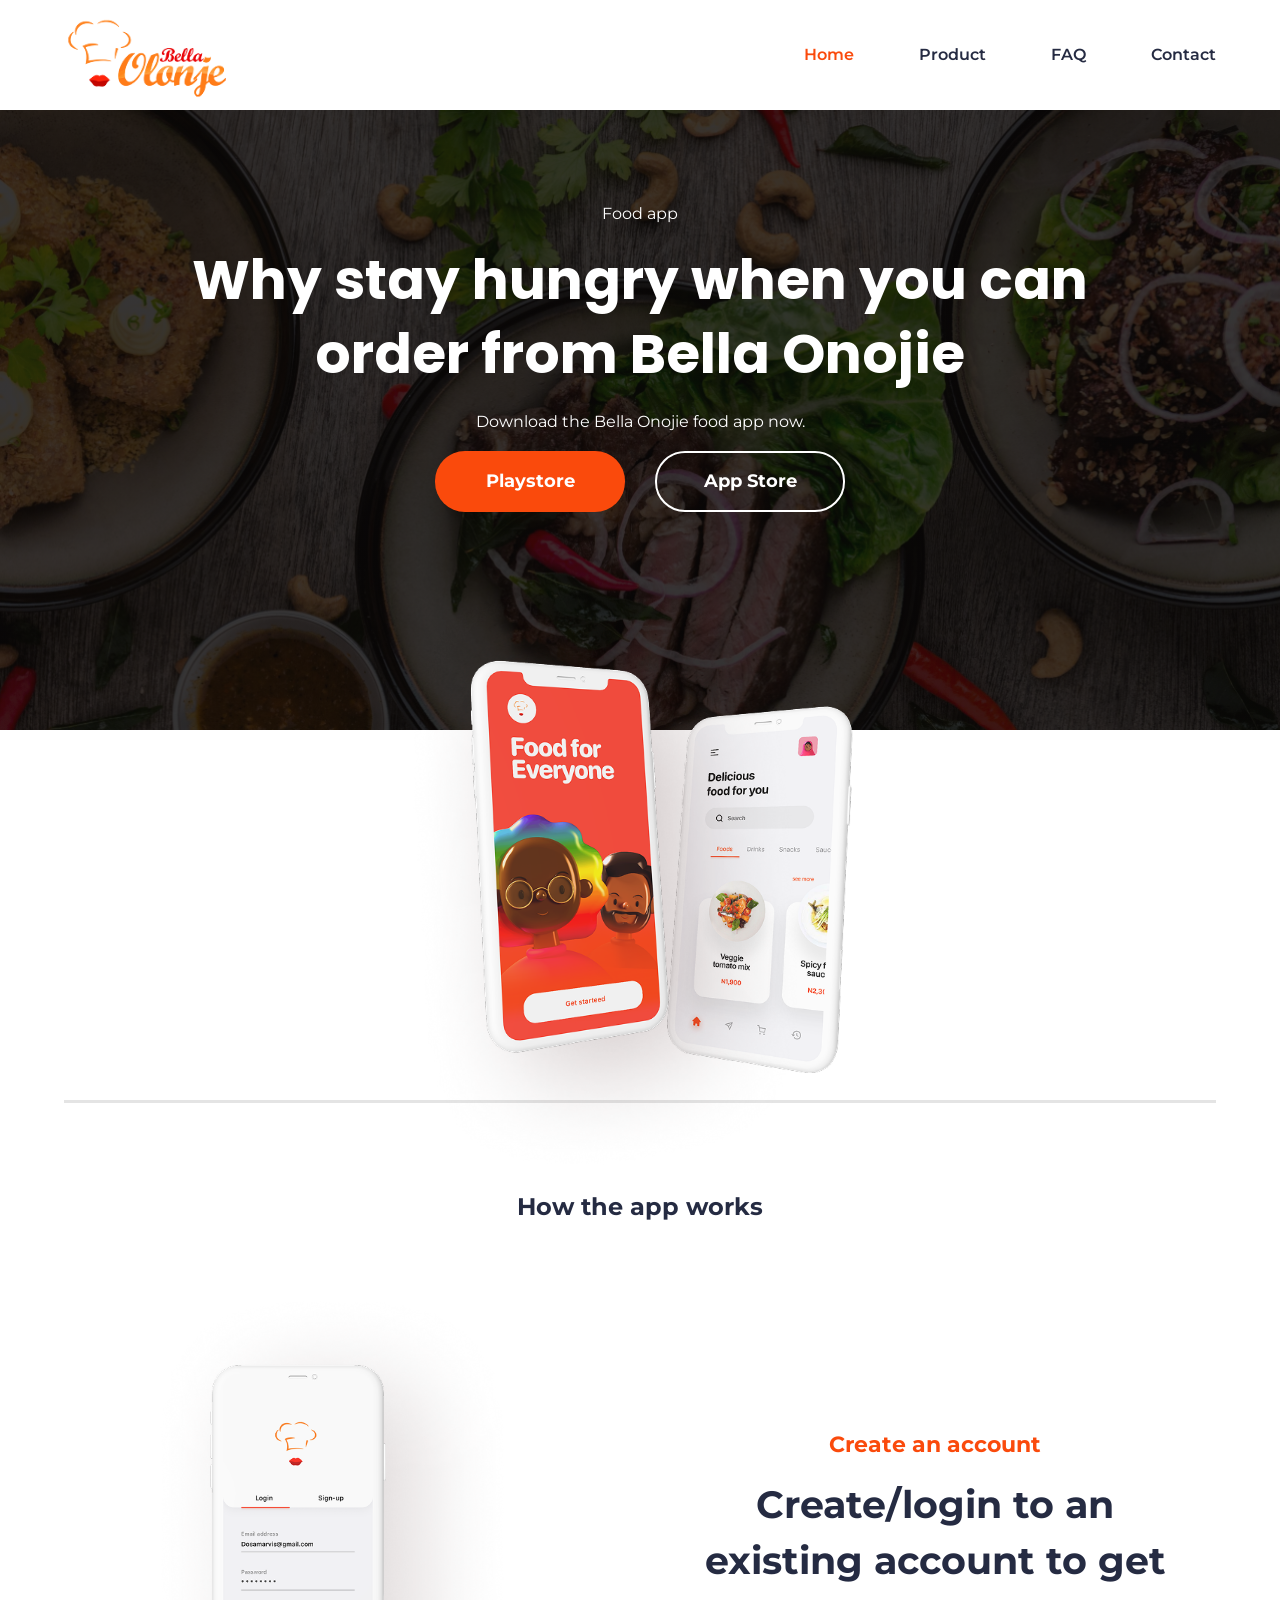
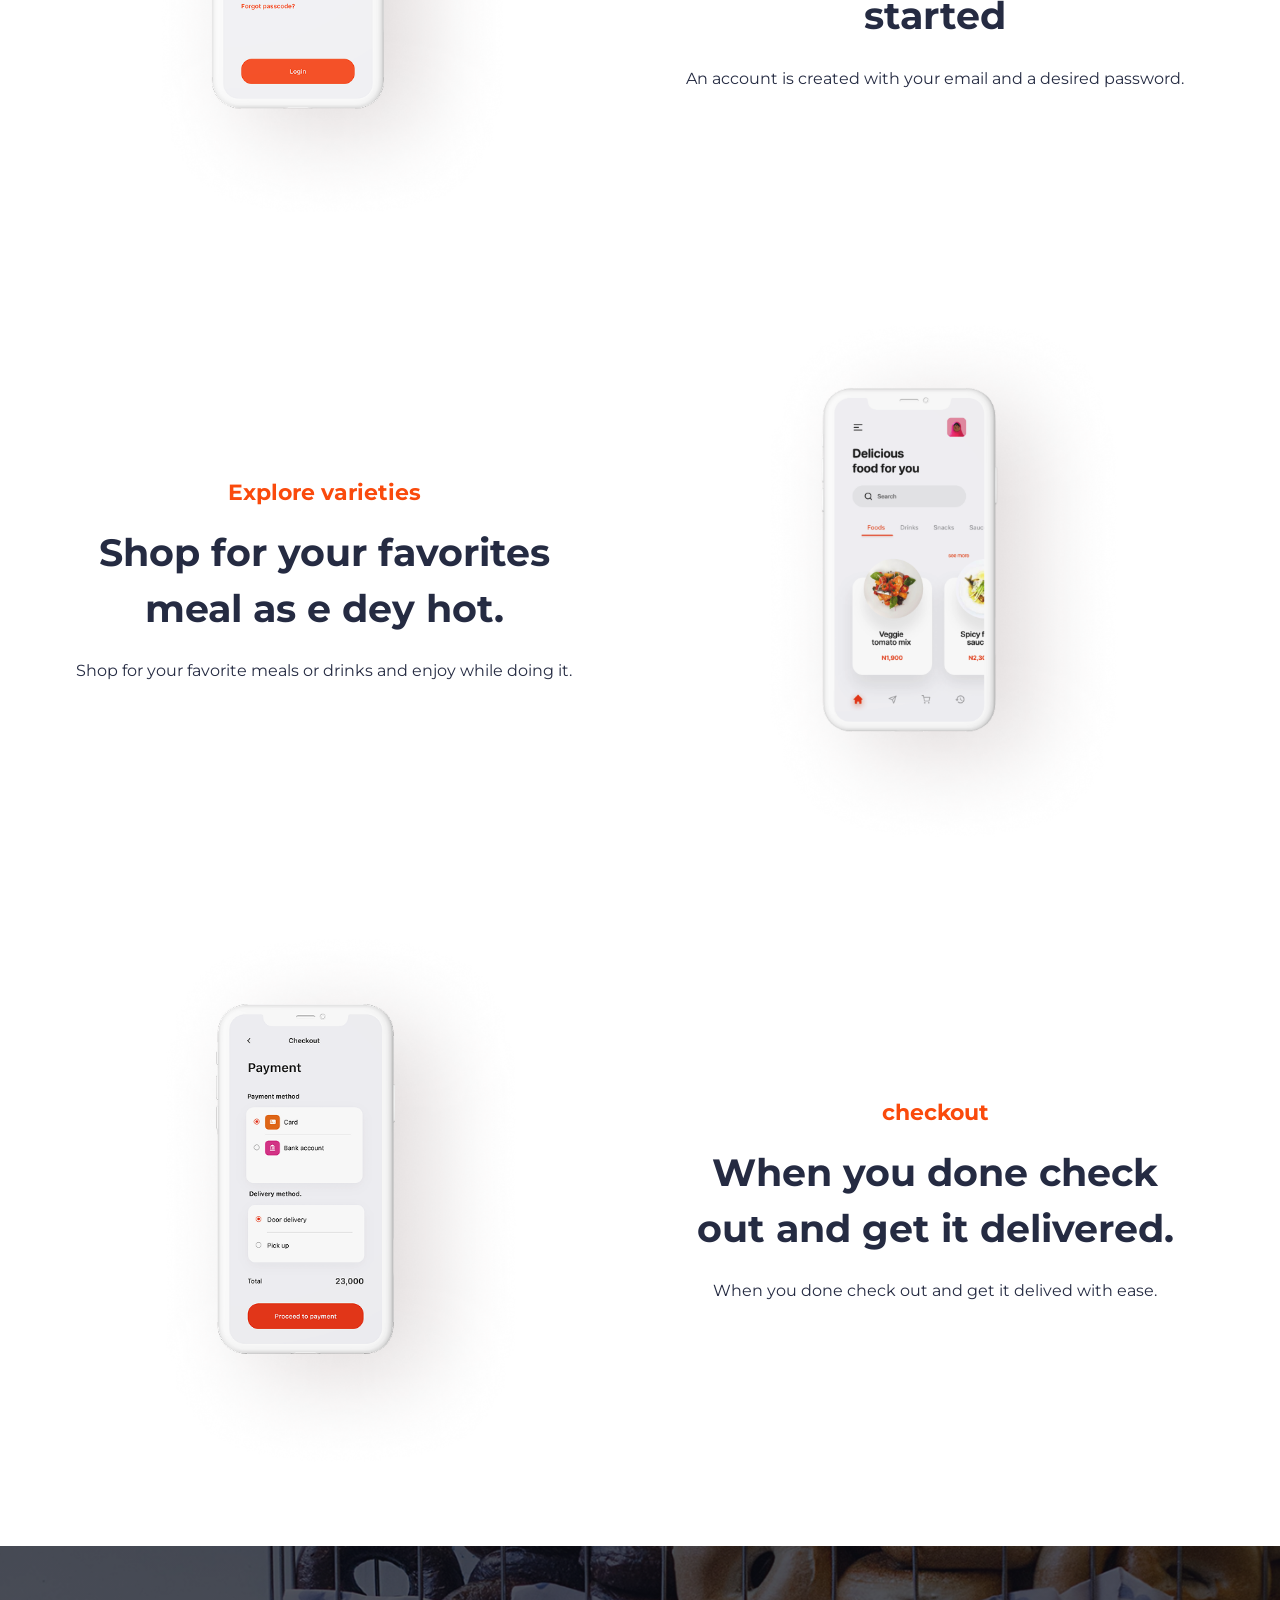
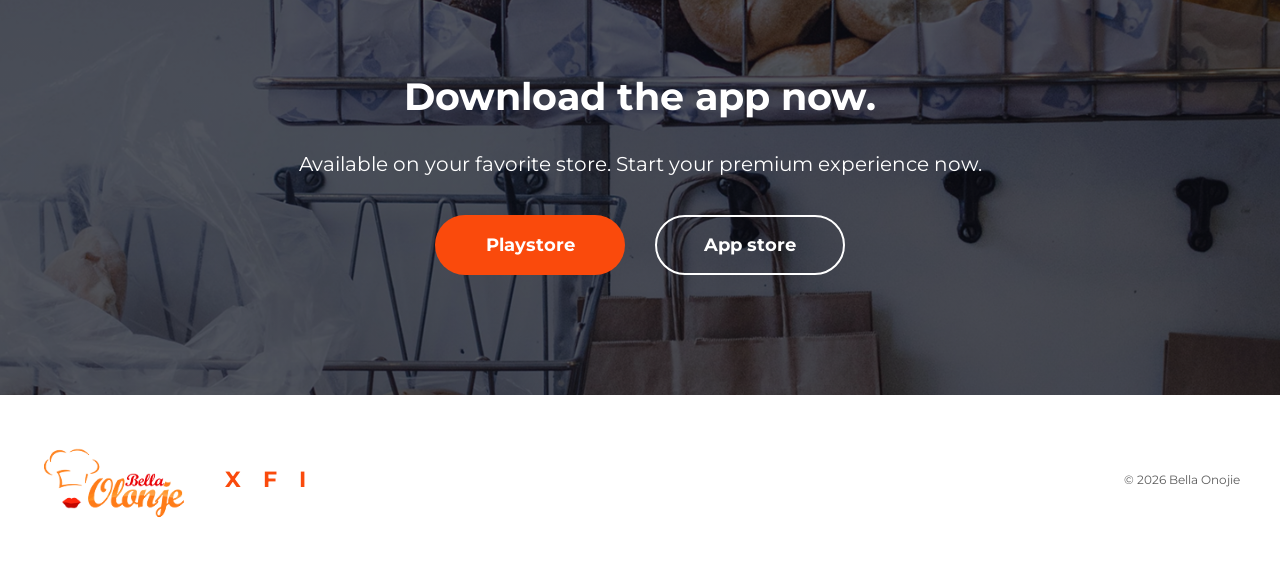
<file: index.html>
<!DOCTYPE html>
<html lang="en">
<head>
    <meta charset="UTF-8">
    <meta name="viewport" content="width=device-width, initial-scale=1.0">
    <title>Bell Onojie Food Delivery / Home</title>
    <link rel="preconnect" href="https://fonts.googleapis.com">
    <link rel="preconnect" href="https://fonts.gstatic.com" crossorigin>
    <link href="https://fonts.googleapis.com/css2?family=Montserrat:wght@400;500;600;700&family=Poppins:wght@400;500;600;700&display=swap" rel="stylesheet">

    <link rel="stylesheet" href="./css/style.css">
</head>
<body>
    <a class="skip-link" href="#main-content">Skip to main content</a>

    <header class="site-header">
        <nav class="container nav" aria-label="Main navigation">
            <a href="index.html" class="logo">
                <img src="./images/Bella Olonje logo 111 1.png" alt="Bella Onojie home">
            </a>

            <ul class="nav-links">
                <li>
                    <a href="index.html" aria-current="page">Home</a>
                </li>
                <li>
                    <a href="features.html">Product</a>
                </li>
                <li>
                    <a href="download.html">FAQ</a>
                </li>
                <li>
                    <a href="#contact">Contact</a>
                </li>
            </ul>
        </nav>
    </header>
    <main id="main-content">
        <section class="hero">
            <div class="container hero-content">

                <p class="eyebrow">Food app</p>

                <h1>
                    Why stay hungry when you can order from Bella Onojie
                </h1>

                <p>
                    Download the Bella Onojie food app now.
                </p>

                <div class="hero-buttons">
                    <a href="#download" class="btn btn-primary">Playstore</a>
                    <a href="#download" class="btn btn-outline">App Store</a>
                </div>
            </div>
        </section>

        <section class="app-preview container" aria-label="Bella Onojie app preview">
            <img class="phone-left" src="./images/left phone.png" alt="Bella Onojie welcome screen">
            <img class="phone-right" src="./images/right phone.png" alt="Bella Onojie food menu screen">
        </section>

        <section class="how-it-works container" id="how-it-works">
            <h2>How the app works</h2>

            <div class="feature">
                <div class="feature-image">
                    <img src="./images/first left home.png"
                         srcset="./images/first left home-small.png 400w,
                                 ./images/first left home-large.png 800w"
                         sizes="(max-width: 768px) 90vw, 45vw"
                        alt="Bella Onojie account creation screen" loading="lazy"> 
                </div>
                <div class="feature-text">

                    <p class="feature-label">Create an account</p>

                    <h3>Create/login to an existing account to get started</h3>

                    <p>
                        An account is created with your email and a desired password.
                    </p>
                </div>
            </div>

            <div class="feature feature-reverse">
                <div class="feature-image">
                    <img src="./images/Second right phone.png" alt="Bella Onojie food selection screen" loading="lazy">
                </div>
                <div class="feature-text">
                    <p class="feature-label">
                        Explore varieties
                    </p>

                    <h3>
                        Shop for your favorites meal as e dey hot.
                    </h3>

                    <p>
                        Shop for your favorite meals or drinks and enjoy while doing it.
                    </p>

                </div>
            </div>
            <div class="feature">
                <div class="feature-image">
                    <img src="./images/third left phone.png" alt="Bella Onojie checkout screen" loading="lazy">
                </div>

                <div class="feature-text">
                    <p class="feature-label">
                        checkout
                    </p>

                    <h3>
                        When you done check out and get it delivered.
                    </h3>

                    <p>
                        When you done check out and get it delived with ease.
                    </p>
                </div>
            </div>
        </section>

        <section class="download-banner" id="download">
            <div class="container download-content">
                <h2>
                    Download the app now.
                </h2>
                <p>
                    Available on your favorite store.
                    Start your premium experience now.
                </p>
                <div class="hero-buttons">
                    <a href="https://play.google.com/store" class="btn btn-primary">Playstore</a>
                    <a href="https://www.apple.com/app-store/" class="btn btn-outline">App store</a>
                </div>
            </div>
        </section>
    </main>
    
    <footer class="site-footer" id="contact">
        <div class="container footer-content">
            <a href="index.html" class="footer-logo">
                <img src="./images/Bella Olonje logo 111 1.png" alt="Bella Onojie home" width="180" height="75" loading="lazy">
            </a>

            <div class="social-links" aria-label="Social media">

                <a href="https://twitter.com/" aria-label="Twitter">X</a>
                <a href="https://facebook.com/" aria-label="Facebook">F</a>
                <a href="https://instagram.com/" aria-label="Instagram">I</a>

            </div>
            
            <p class="copyright">
                &copy; 2026 Bella Onojie
            </p>
        </div>
    </footer>
</body>
</html>
</file>
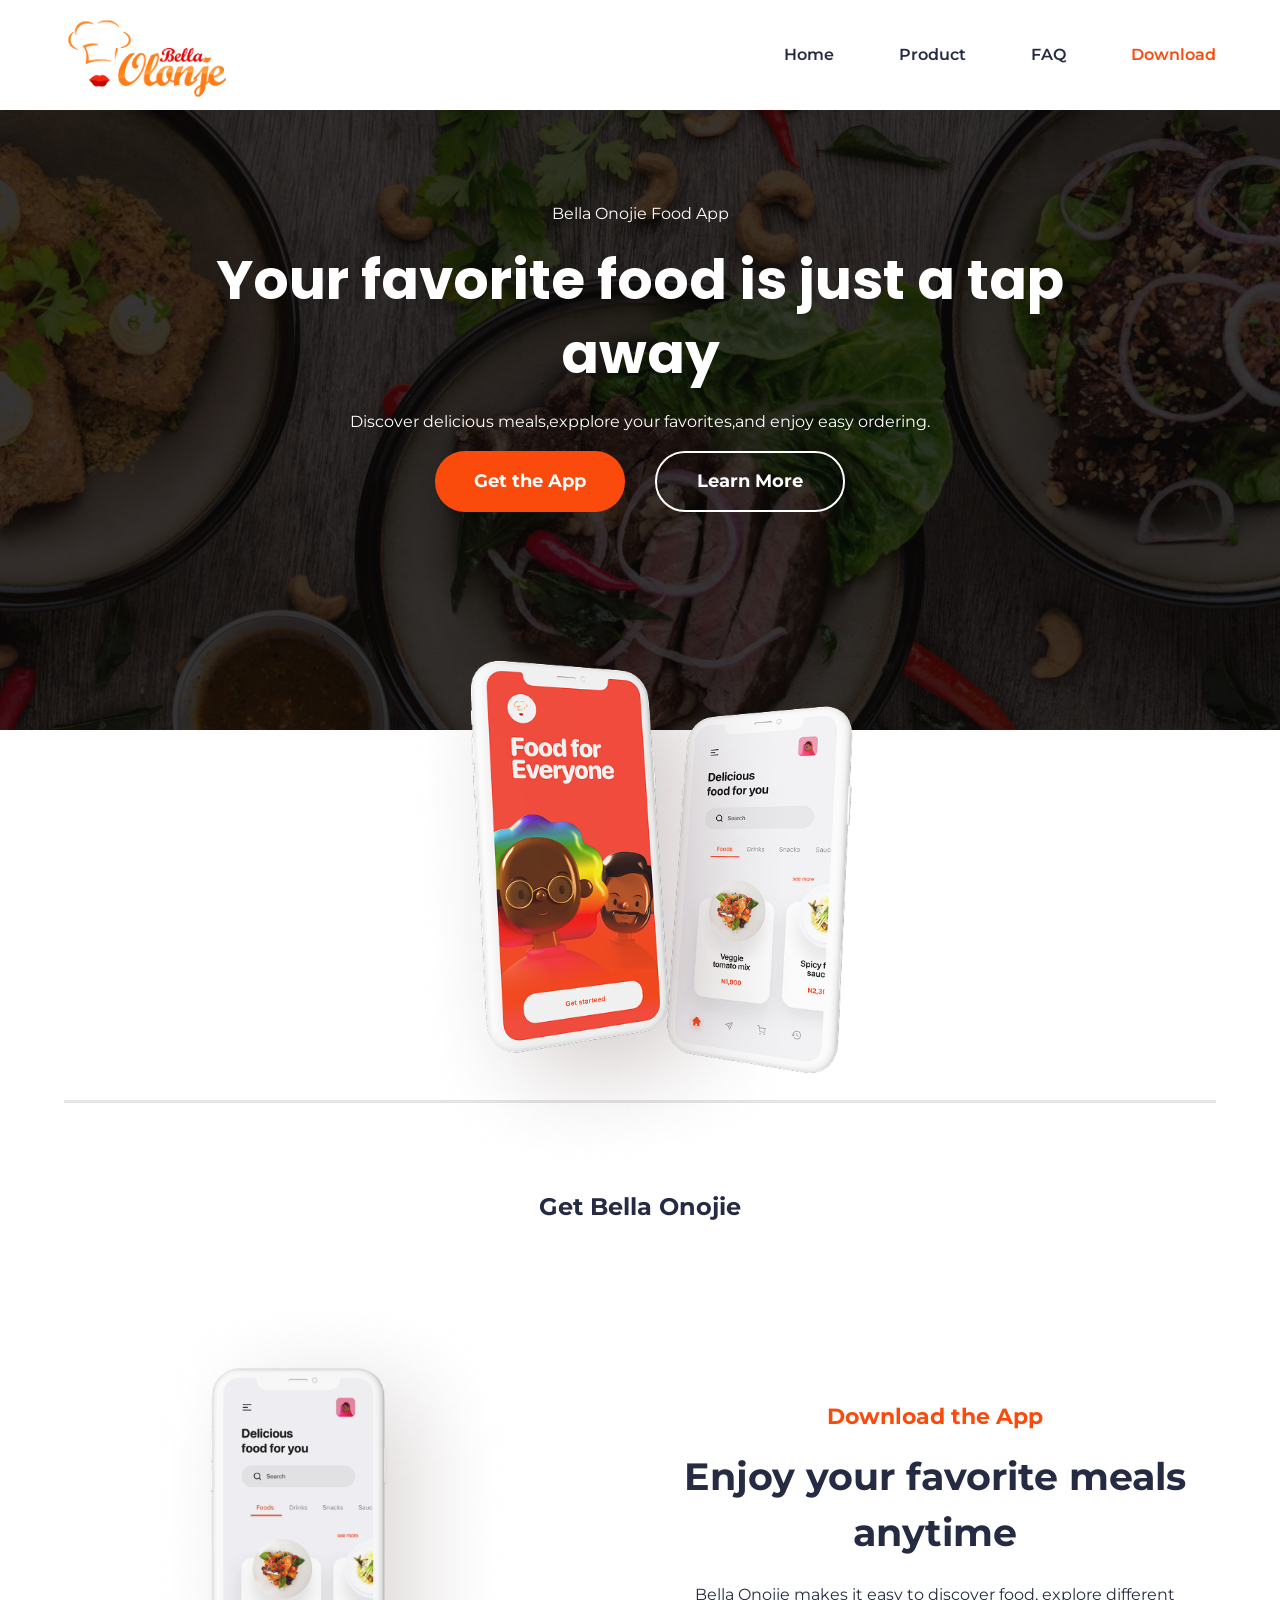
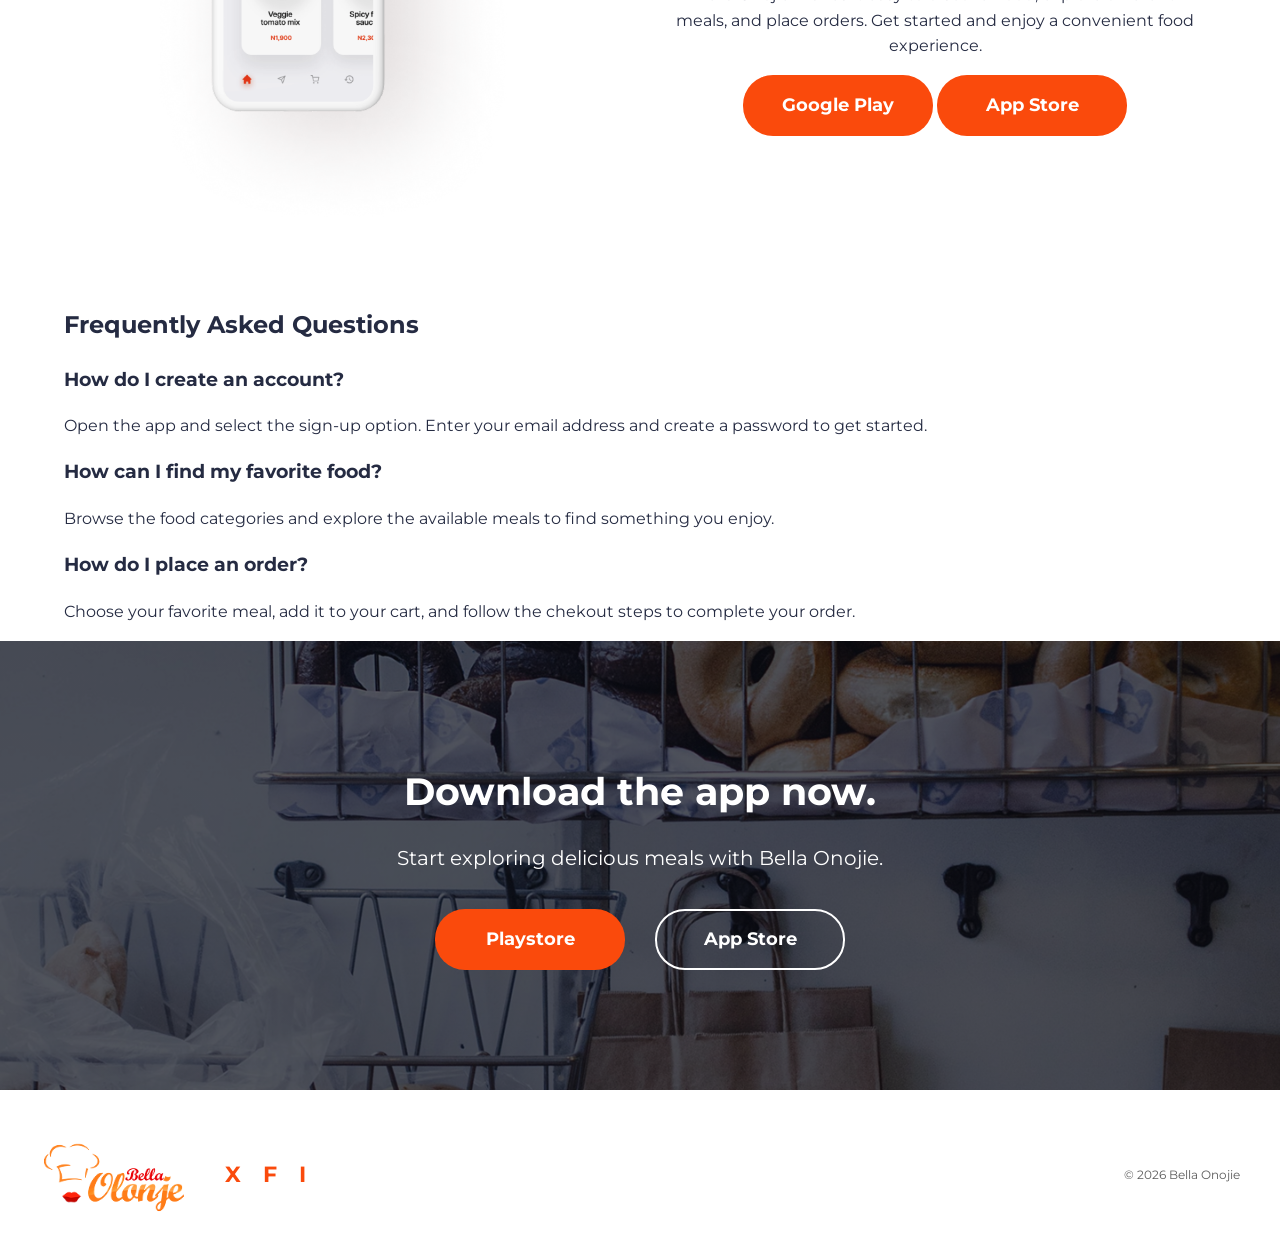
<file: download.html>
<!DOCTYPE html>
<html lang="en">
<head>
    <meta charset="UTF-8">
    <meta name="viewport" content="width=device-width, initial-scale=1.0">
    <meta name="description"
          content="Download Bella Onojie and learn how to use the food delivery app.">
    <title>Bella Onojie / Download</title>

    <link rel="preconnect" href="https://fonts.googleapis.com">
    <link rel="preconnect" href="https://fonts.gstatic.com" crossorigin>

    <link href="https://fonts.googleapis.com/css2?family=Montserrat:wght@400;500;600;700&family=Poppins:wght@400;500;600;700&display=swap"
          rel="stylesheet">

    <link rel="stylesheet" href="./css/style.css">
</head>
<body>
    
    <a class="skip-link" href="#main-content">Skip to main content</a>

    <header class="site-header">

        <nav class="container nav" aria-label="Main navigation">

            <a href="index.html" class="logo">
                <img src="./images/Bella Olonje logo 111 1.png" alt="Bella Onojie home">
            </a>

            <ul class="nav-links">

                <li>
                    <a href="index.html">Home</a>
                </li>

                <li>
                    <a href="features.html">Product</a>
                </li>
                <li>
                    <a href="#faq">FAQ</a>
                </li>
                <li>
                    <a href="download.html" aria-current="page">Download</a>
                </li>

            </ul>
        </nav>

    </header>

    <main id="main-content">
        <section class="hero">
            <div class="container hero-content">

                <p class="eyebrow">Bella Onojie Food App</p>
                <h1>Your favorite food is just a tap away</h1>
                <p>Discover delicious meals,expplore your favorites,and enjoy easy ordering.</p>
                <div class="hero-buttons">
                    <a href="#download-options" class="btn btn-primary">Get the App</a>
                    <a href="features.html" class="btn btn-outline">Learn More</a>
                </div>

            </div>
        </section>
        <section class="app-preview container" aria-label="Bella Onojie mobile app preview">
            <img class="phone-left" src="./images/left phone.png" alt="Bella Onojie welcome screen">
            <img class="phone-right" src="./images/right phone.png" alt="Bella Onojie food browsing screen">
        </section>
        <section class="how-it-works container" id="download-options">

            <h2>Get Bella Onojie</h2>

            <div class="feature">

                <div class="feature-image">
                    <img src="./images/Second right phone.png" alt="Bella Onojie food selection interface" loading="lazy">
                </div>

                <div class="feature-text">
                    <p class="feature-label">Download the App</p>
                    <h3>Enjoy your favorite meals anytime</h3>
                    <p>Bella Onojie makes it easy to discover food, explore different meals, and place orders.
                        Get started and enjoy a convenient food experience.
                    </p>

                    <div class="download-actions">
                        <a href="https://play.google.com/store" class="btn btn-primary">Google Play</a>
                        <a href="https://www.apple.com.app-store/" class="btn btn-primary">App Store</a>
                    </div>
                </div>
            </div>
        </section>

        <section class="faq-section container" id="faq">

            <h2>Frequently Asked Questions</h2>

            <div class="faq-item">
                <h3>How do I create an account?</h3>
                <p>Open the app and select the sign-up option.
                    Enter your email address and create a password to get started.
                </p>
            </div>

            <div class="faq-item">
                <h3>How can I find my favorite food?</h3>
                <p>Browse the food categories and explore the available meals to find something you enjoy.</p>
            </div>

            <div class="faq-item">
                <h3>How do I place an order?</h3>
                <p>Choose your favorite meal, add it to your cart, and follow the chekout steps to complete your order.</p>
            </div>

        </section>

        <section class="download-banner">

            <div class="container download-content">

                <h2>Download the app now.</h2>
                <p>Start exploring delicious meals with Bella Onojie.</p>
                <div class="hero-buttons">
                    <a href="https://play.google.com.store" class="btn btn-primary">Playstore</a>
                    <a href="https://www.apple.com/app-store/" class="btn btn-outline">App Store</a>

                </div>

            </div>
        </section>
    </main>

    <footer class="site-footer">

        <div class="container footer-content">
            <a href="index.html" class="footer-logo">
                <img src="./images/Bella Olonje logo 111 1.png" alt="Bella Onojie home" loading="lazy">
            </a>

            <div class="social-links" aria-label="Social media">

                <a href="https://twitter.com/" aria-label="Twitter">X</a>
                <a href="htpps://facebook.com/" aria-label="Facebook">F</a>
                <a href="https://instagram.com/" aria-label="Instagram">I</a>
            </div>

            <p class="copyright">
                &copy; 2026 Bella Onojie
            </p>

        </div>
    </footer>
    
</body>
</html>
</file>
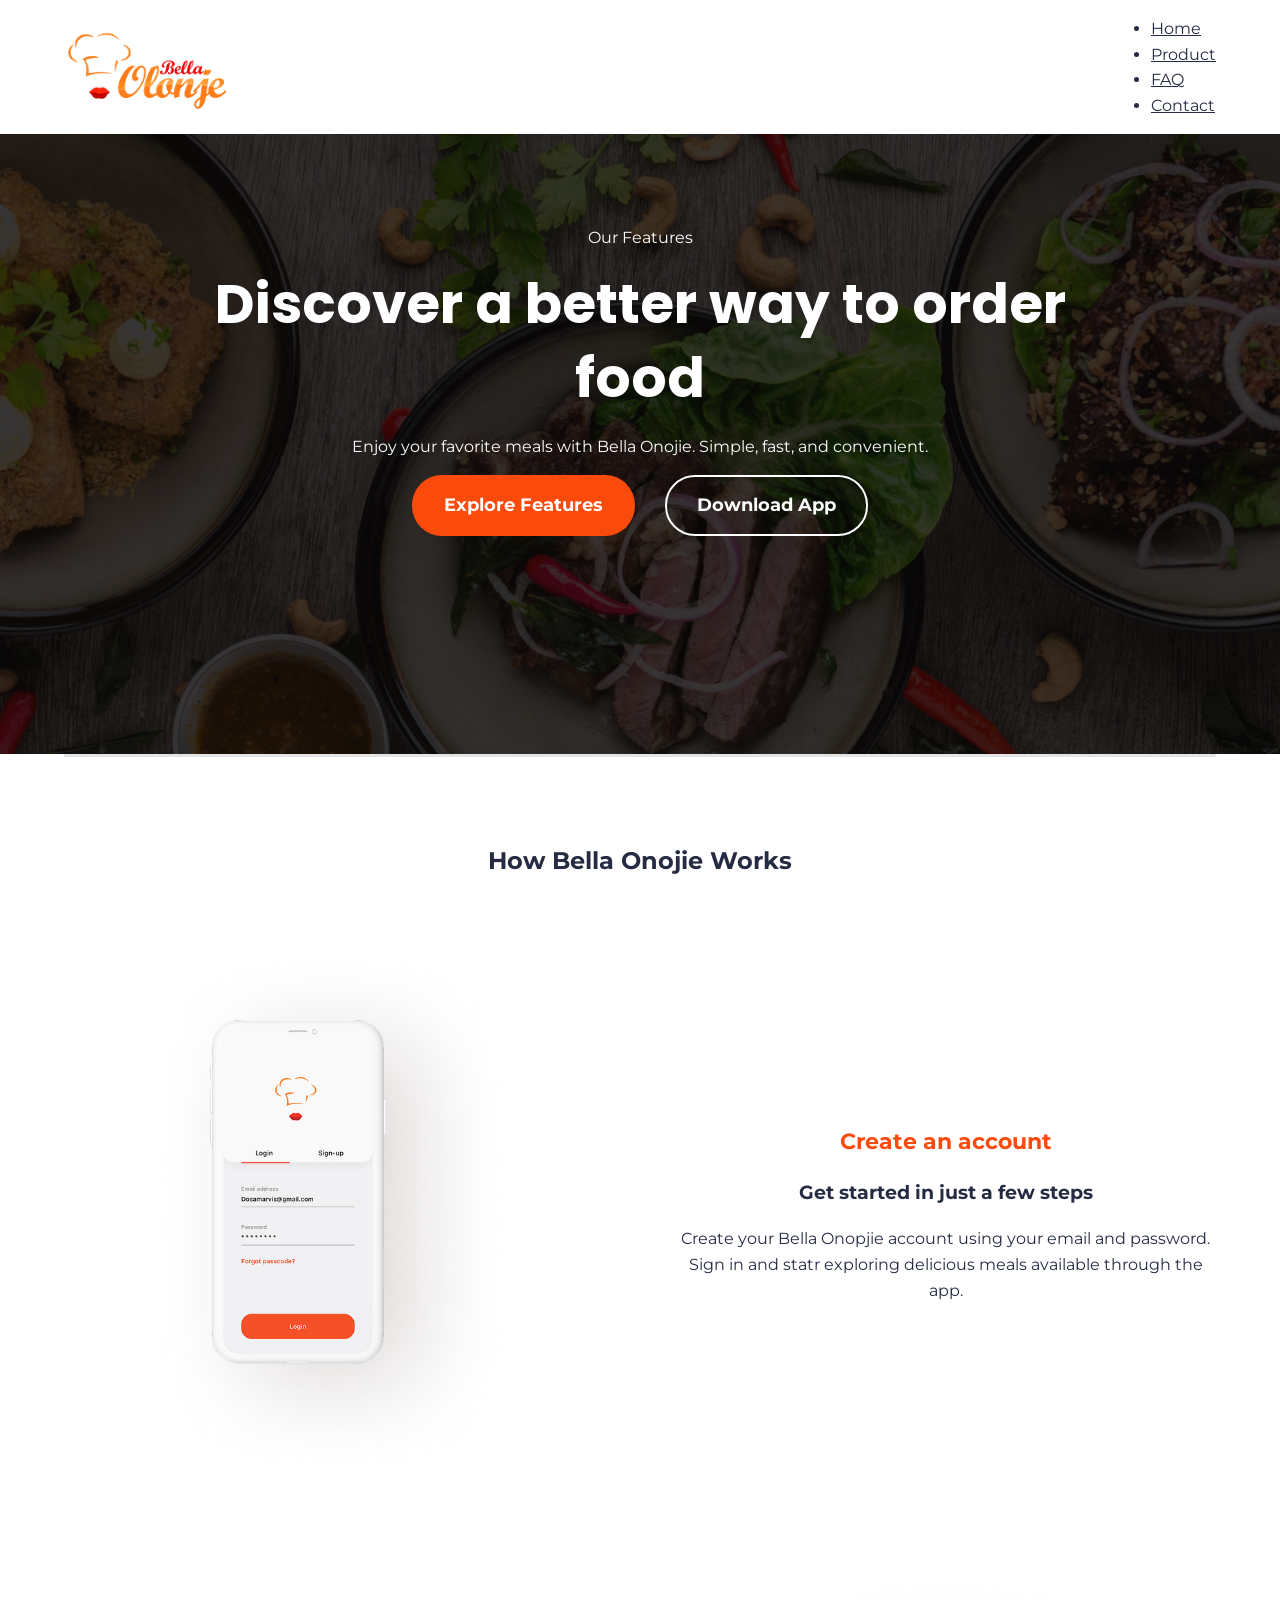
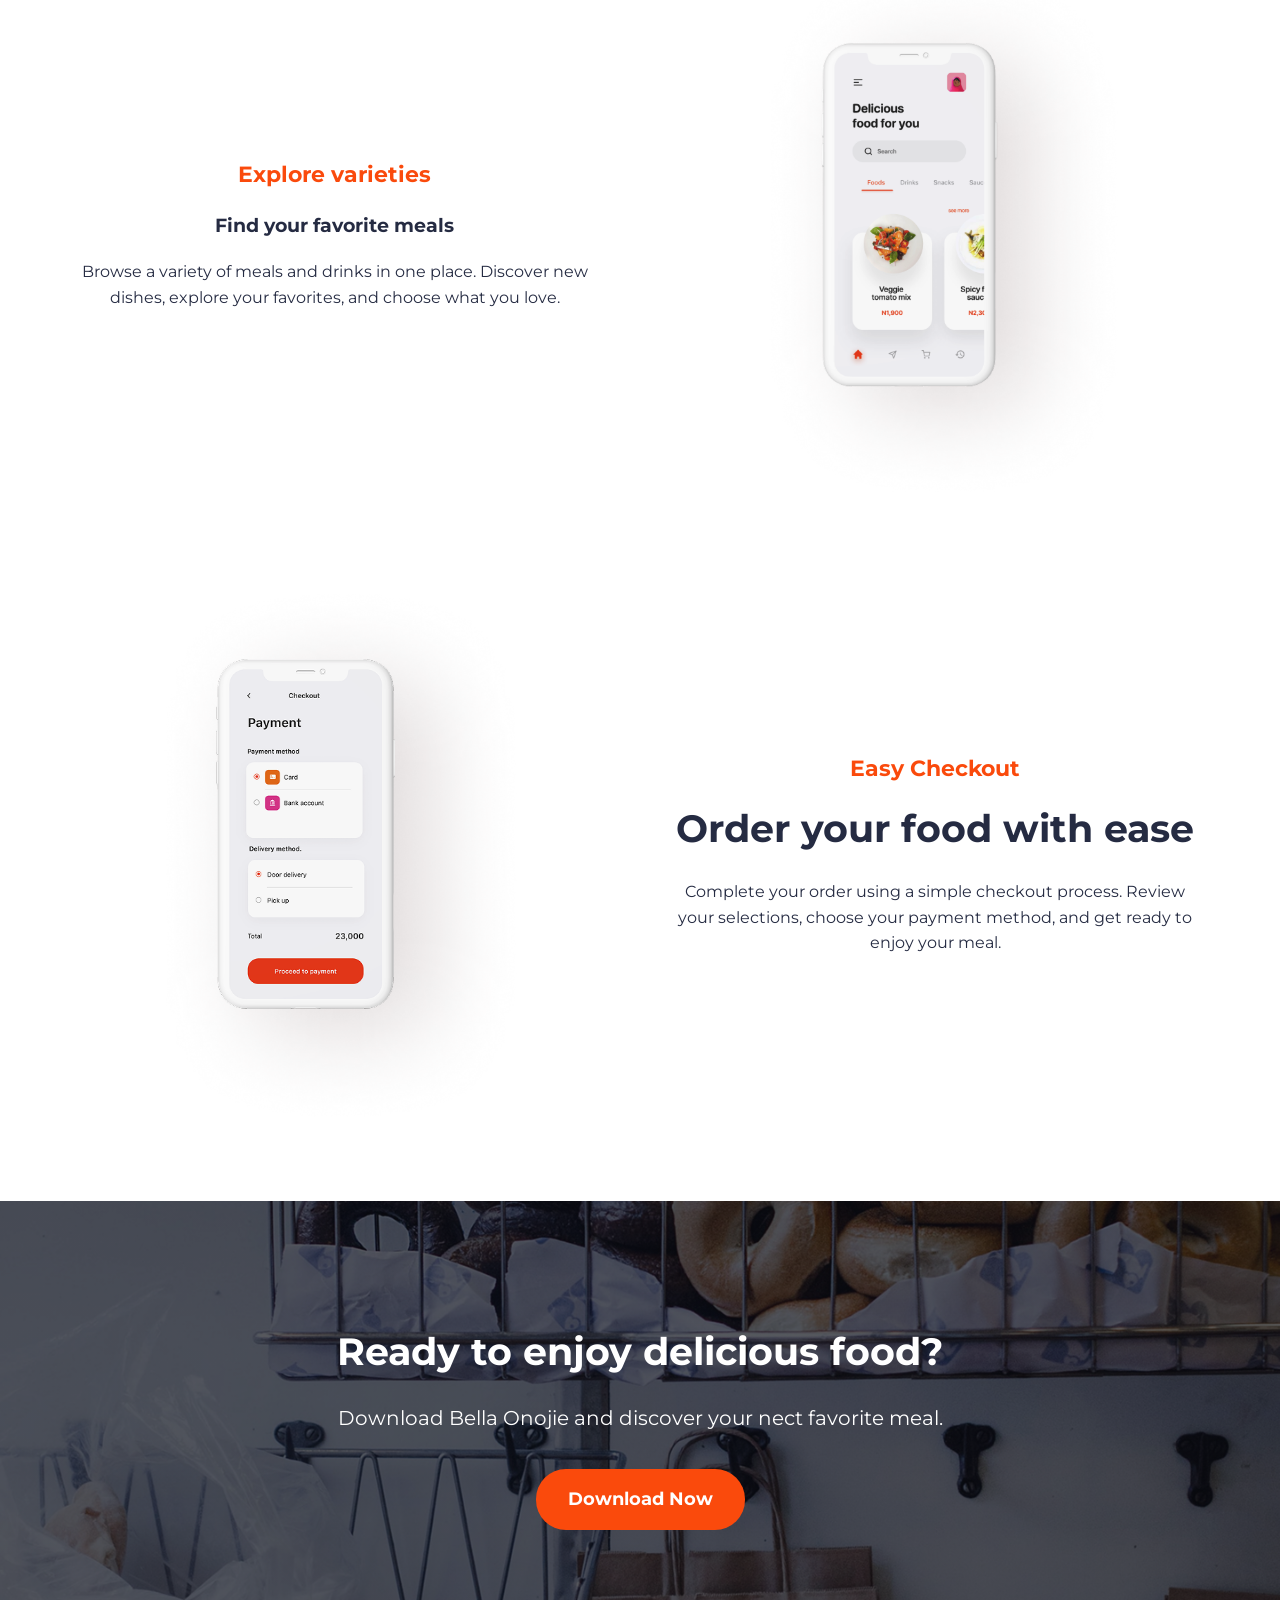
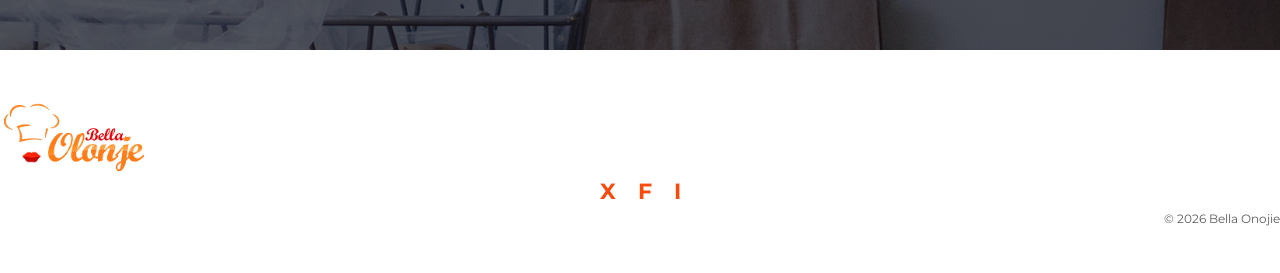
<file: features.html>
<!DOCTYPE html>
<html lang="en">
<head>
    <meta charset="UTF-8">
    <meta name="viewport" content="width=device-width, initial-scale=1.0">
    <meta name="description" content="Explore the features of Bella Onojie food delivery app.">
    <title>Bella Onojie / Features</title>
    <link rel="preconnect" href="https://fonts.googleapis.com">
    <link rel="preconnect" href="https://fonts.gstatic.com" crossorigin>
    <link href="https://fonts.googleapis.com/css2?family=Montserrat:wght@400;500;600;700&family=Poppins:wght@400;500;600;700&display=swap"
          rel="stylesheet">
    <link rel="stylesheet" href="./css/style.css">
</head>
<body>
    
    <a class="skip-link" href="#main-content">Skip to main content</a>

    <header class="site-header">
        <nav class="container nav" aria-label="Main navigation">

            <a href="index.html" class="logo">
                <img src="./images/Bella Olonje logo 111 1.png" alt="Bella Onojie home">
            </a>

            <ul>
                <li>
                    <a href="index.html">Home</a>
                </li>
                <li>
                    <a href="features.html" aria-current="page">Product</a>
                </li>
                <li>
                    <a href="download.html">FAQ</a>
                </li>
                <li>
                    <a href="index.html#contact">Contact</a>
                </li>
            </ul>
        </nav>
    </header>
    <main id="main-content">
        <section class="hero">
            <div class="container hero-content">
                <p class="eyebrow">Our Features</p>
                <h1>
                    Discover a better way to order food
                </h1>
                <p>
                    Enjoy your favorite meals with Bella Onojie.
                    Simple, fast, and convenient.
                </p>
                <div class="hero-buttons">
                    <a href="#features" class="btn btn-primary">Explore Features</a>
                    <a href="download.html" class="btn btn-outline">Download App</a>
                </div>
            </div>
        </section>
        <section class="how-it-works container" id="features">
            <h2>How Bella Onojie Works</h2>

            <div class="feature">

                <div class="feature-image">

                    <img src="./images/first left home.png" alt="Bella Onojie login screen" loading="lazy">

                </div>

                <div>

                    <p class="feature-label">Create an account</p>
                    <h3>Get started in just a few steps</h3>
                    <p>Create your Bella Onopjie account using your email and password.
                        Sign in and statr exploring delicious  meals available through the app.
                    </p>
                </div>
            </div>

            <div class="feature feature-reverse">

                <div class="feature-image">
                    <img src="./images/Second right phone.png" alt="Food menu displayed in Bella Onojie" loading="lazy">
                </div>
                <div>
                    <p class="feature-label">Explore varieties</p>
                    <h3>Find your favorite meals</h3>
                    <p>Browse a variety of meals and drinks in one place. 
                        Discover new dishes, explore your favorites, and choose what you love.
                    </p>
                </div>
            </div>

            <div class="feature">
                <div class="feature-image">
                    <img 
                        src="./images/third left phone.png" alt="Bella Onojie checkout and payment screen" loading="lazy">
                </div>

                <div class="feature-text">
                    <p class="feature-label">Easy Checkout</p>
                    <h3>Order your food with ease</h3>
                    <p>Complete your order using a simple checkout process.
                        Review your selections, choose your payment method, and get ready to enjoy your meal.
                    </p>
                </div>
            </div>
        </section>
        
        <section class="download-banner" id="download">
            <div class="container download-content">

                <h2>Ready to enjoy delicious food?</h2>
                <p>
                    Download Bella Onojie and discover your nect favorite meal.
                </p>
                <div class="hero-buttons">
                    <a href="download.html" class="btn btn-primary">
                        Download Now
                    </a>
                </div>

            </div>

        </section>
    </main>

    <footer class="site-footer">
        <div>

            <a href="index.html" class="footer-logo">
                <img src="./images/Bella Olonje logo 111 1.png" alt="Bella Onojie home" loading="lazy">
            </a>

            <div class="social-links" aria-label="Social media">
                <a href="https://twitter.com/" aria-label="Twitter">X</a>
                <a href="https://facebook.com/" aria-label="Facebook">F</a>
                <a href="https://instagram.com/" aria-label="Instagram">I</a>
            </div>

                <p class="copyright">
                    &copy; 2026 Bella Onojie
                </p>
        </div>
    </footer>
</body>
</html>
</file>
<file: css/style.css>
:root {
    --orange: #fa4a0c;
    --orange-dark: #cf3700;
    --dark: #252b42;
    --grey: #737373;
    --white: #ffffff;
}

* {
    box-sizing: border-box;
}

html {
    scroll-behavior: smooth;
}

body {
    margin: 0;
    color: var(--dark);
    background: var(--white);
    font-family: "Montserrat", sans-serif;
    line-height: 1.6;
}

img {
    display: block;
    max-width: 100%;
    height: auto;
}

a {
    color: inherit;
}

.container {
    width: min(90%, 1200px);
    margin-inline: auto;
}

.skip-link {
    position: absolute;
    top: -100px;
    left: 10px;
    z-index: 100;
    padding: 12px;
    background: white;
    color: black;
}

.skip-link:focus {
    top: 10px;
}

a:focus-visible {
    outline: 3px solid var(--orange);
    outline-offset: 4px;
}

.site-header {
    background: white;
}

.nav {
    min-height: 110px;
    display: flex;
    justify-content: space-between;
    align-items: center;
    gap: 30px;
}

.logo img {
    width: 180px;
    height: auto;
}

.nav-links {
    display: flex;
    align-items: center;
    flex-wrap: wrap;
    gap: 65px;
    list-style: none;
    padding: 0;
    margin: 0;
}

.nav-links a {
    text-decoration: none;
    font-size: 16px;
    font-weight: 600;
    transition: color 0.3s ease;
}

.nav-links a:hover,
.nav-links a[aria-current="page"] {
    color: var(--orange);
}

.hero {
    min-height: 620px;
    background-image: 
        linear-gradient(
            rgba(0,0,0,0.48),
            rgba(0,0,0,0.48)
        ),
        url("../images/header background.png");

     background-position: center;
     background-size: cover;
     background-repeat: no-repeat;

     color: white;
     text-align: center;
     padding: 75px 20px 200px;
}

.hero-content {
    max-width: 1050px;
    animation: fadeUp 1s ease-out both;
}

.hero-label {
    font-size: 24px;
    font-weight: 700;
    margin: 0 0 18px;
}

.hero h1 {
    font-family: "poppins", sans-serif;
    font-size: clamp(36px, 4.3vw, 58px);
    font-weight: 700;
    line-height: 1.35;
    max-width: 950px;
    margin: 0 auto 18px;
}

.hero-descreiption {
    font-size: 22px;
    margin-bottom: 35px;
}

.hero-buttons {
    display: flex;
    justify-content: center;
    flex-wrap: wrap;
    gap: 30px;
}

.btn {
    display: inline-block;
    min-width: 190px;
    padding: 14px 30px;
    border: 2px solid transparent;
    border-radius: 30px;

    text-align: center;
    text-decoration: none;
    font-size: 18px;
    font-weight: 700;

    transition: 
        transform 0.3s ease,
        background-color 0.3s ease,
        box-shadow 0.3s ease;
}

.btn:hover {
    transform: translate(-6px);
    box-shadow: 0 8px 18px rgba(0,0,0,0.2);
}

.btn-primary {
    color: white;
    background: var(--orange);
}

.btn-primary:hover {
    background: var(--orange-dark);
}

.btn-outline {
    color: white;
    background: transparent;
    border-color: white;
}

.btn-outline:hover {
    background: rgba(255,255,255,0.15);
}

.app-preview {
    position: relative;
    width: 100%;
    max-width: 500px;
    height: 470px;

    margin: -100px auto 0;
    padding: 0;
    z-index: 2;
}

.app-preview img {
    position: absolute;
    display: block;
    height: auto;
    max-width: none;
}

.app-preview .phone-left {
    width: 450px;
    top: -90px;
    left: -10px;
    z-index: 3;
}

.app-preview .phone-right {
    width: 200px;
    top: 70px;
    left: 270px;
    z-index: 1;
}

.how-it-works {
    border-top: 3px solid #e4e4e4;
    text-align: center;
    padding-top: 65px;
    margin-bottom: 40px;
}

.section-heading h2 {
    font-family: "poppins", sans-serif;
    font-size: 42px;
    color: #000;
}

.feature {
    display: grid;
    grid-template-columns: 1fr 1fr;
    align-items: center;
    gap: 70px;
    min-height: 620px;
}

.feature-image {
    display: flex;
    justify-content: center;
    align-items: center;
}

.feature-image img {
    max-width: 100%;
    max-height: 570px;
    width: auto;
    object-fit: contain;
}

.feature-text {
    max-width: 520px;
}

.feature-label {
    font-size: 22px;
    font-weight: 700;
    color: var(--orange);
    margin-bottom: 15px;
}

.feature-text h3 {
    font-size: clamp(26px, 3vw, 40px);
    line-height: 1.45;
    font-weight: 700;
    margin: 0 0 22px;
}

.feature-description {
    font-size: 22px;
    font-weight: 500;
    color: var(--grey);
}

.feature-reverse .feature-image {
    order: 2;
}

.feature-reverse .feature-text {
    order: 1;
}

.download-banner {
    background-image:
        linear-gradient(
            rgba(0,0,0,0.48),
            rgba(0,0,0,0.48)
        ),
        url("../images/buttom\ background.png");

    background-position: center;
    background-size: cover;
    background-repeat: no-repeat;

    color: white;
    text-align: center;
    padding: 120px 20px;
}

.download-content h2 {
    font-size: clamp(28px,3vw,40px);
    margin: 0 0 20px;
}

.download-content p {
    font-size: 20px;
    margin-bottom: 35px;
}

.site-footer {
    background: white;
    padding: 45px 0;
    width: 100%;
}

.footer-content {
    display: flex;
    justify-content: space-between;
    align-items: center;
    width: 100%;
    gap: 25px;
    max-width: 1200px;
    margin: 0 auto;
}

.footer-logo img {
    display: block;
    width: 160px;
    height: auto;
}

.social-links {
    display: flex;
    justify-content: center;
    align-items: center;
    gap: 22px;
}

.social-links a {
    color: var(--orange);
    font-size: 22px;
    font-weight: 700;
    text-decoration: none;
    transition: color 0.3s ease;
}

.social-links a:hover {
    color: var(--orange-dark);
}

.copyright {
    font-size: 12px;
    color: #5c5c5c;
    margin: 0;
}

@keyframes fadeUp {
    from {
        opacity: 0;
        transform: translateY(35px);
    }

    to {
        opacity: 1;
        transform: translateY(0);
    }
}

@keyframes buttonPulse {
    0%, 100% {
        box-shadow: 0 0 0 0 rgba(250,74,12,0.35);
    }

    50% {
        box-shadow: 0 0 0 12px rgba(250,74,12,0);
    }
}

.hero .btn-primary {
    animation: buttonPulse 2.5s ease-in-out infinite;
}

@media (min-width: 600px) and (max-width:900px) {

    .nav {
        min-height: 90px;
    }

    .logo img {
        width: 145px;
    }

    .nav-links {
        gap: 25px;
    }

    .nav-links a {
        font-size: 14px;
    }

    .hero {
        min-height: 550px;
        padding: 65px 20px 170px;
    }

    .hero h1 {
        font-size: 40px;
    }

    .app-preview {
        max-width: 420px;
        height: 400px;
        margin-top:-85px;
    }

    .app-preview .phone-left {
        width: 168px;
        top: 59px;
        left: 227px;
    }

    .feature {
        gap: 35px;
        min-height: 420px;
    }

    .feature-text h3 {
        font-size: 27px;
    }

    .feature-text > p:not(.feature-label) {
        font-size: 16px;
    }
    
    .download-content h2 {
        font-size: 34px;
    }

    .footer-logo img {
        width: 140px;
    }
}

@media (max-width: 600px) {

    .container {
        width: 92%;
    }

    .nav {
        min-height: 100px;
        flex-direction: column;
        justify-content: center;
        gap: 12px;
        padding: 15px 0;
    }

    .logo img {
        width: 140px;
    }

    .nav-links {
        gap: 18px;
        justify-content: center;
        flex-wrap: wrap;
    }

    .nav-links a {
        font-size: 12px;
    }

    .hero {
        min-height: 520px;
        padding: 55px 18px 160px;
    }

    .eyebrow {
        font-size: 17px;
        margin-bottom: 15px;
    }

    .hero h1 {
        font-size: 30px;
        line-height: 1.35;
        margin-bottom: 20px;
    }

    .hero-content > p:not(.eyebrow) {
        font-size: 15px;
        margin-bottom: 25px;
    }

    .btn {
        min-width: 200px;
        min-height: 52px;
        padding: 12px 25px;
        font-size: 14px;
    }

    .app-preview .phone-left {
        width: 288px;
        top: -58px;
        left: -6px;
        z-index: 3;
    }

    .app-preview .phone-right {
        width: 128px;
        top: 45px;
        left: 173px;
        z-index: 1;
    }

    .how-it-works {
        padding-top: 45px;
        margin-bottom: 30px;
    }

    .how-it-works h2 {
        font-size: 27px;
        margin-bottom: 45px;
    }

    .feature {
        grid-template-columns: 1fr;
        gap: 20px;
        min-height: auto;
        margin-bottom: 65px;
        text-align: center;
    }

    .feature-image {
        order: 1;
    }

    .feature-text {
        order: 2;
        max-width: 100%;
    }

    .feature-reverse .feature-image {
        order: 1;
    }

    .feature-reverse .feature-text {
        order: 2;
    }

    .feature-image img {
        max-width: 260px;
    }

    .feature-label {
        font-size: 17px;
    }

    .feature-text h3 {
        font-size: 25px;
        line-height: 1.4;
    }

    .feature-text > p:not(.feature-label) {
        font-size: 15px;
    }

    .download-banner {
        min-height: 420px;
        padding: 60px 20px;
    }

    .download-content h2 {
        font-size: 30px;
    }

    .download-content p {
        font-size: 16px;
    }

    .footer-content {
        flex-direction: column;
        text-align: center;
        gap: 25px;
    }

    .footer-logo img {
        width: 150px;
    }

    .copyright {
        font-size: 12px;
    }
}

@media (max-width: 375px) {

    .nav-links {
        gap: 12px;
    }

    .nav-links a {
        font-size: 11px;
    }

    .hero h1 {
        font-size: 26px;
    }

    .app-preview .phone-left {
        width: 252px;
        top: -50px;
        left: -5px;
    }

    .app-preview .phone-right {
        width: 112px;
        top: 39px;
        left: 151px;
    }

    .feature-text h3 {
        font-size: 23px;
    }
}

@media (prefers-reduced-motion: reduce) {

    html {
        scroll-behavior: auto;
    }

    *,
    *::before,
    *::after {
        animation-duration: 0.1ms !important;
        animation-iteration-count: 1 !important;
        transition-duration: 0.01ms !important;
    }
}

@media (min-width: 900px) {
    .footer-content {
        display: flex;
        flex-direction: row;
        justify-content: space-between;
        align-items: center;
    }

    .footer-logo {
        margin-right: quto;
    }

    social-links {
        margin: 0 auto;
    }

    .copyright {
        margin: 0 0 0 auto;
        text-align: right;
        white-space: nowrap;
    }
}
</file>
